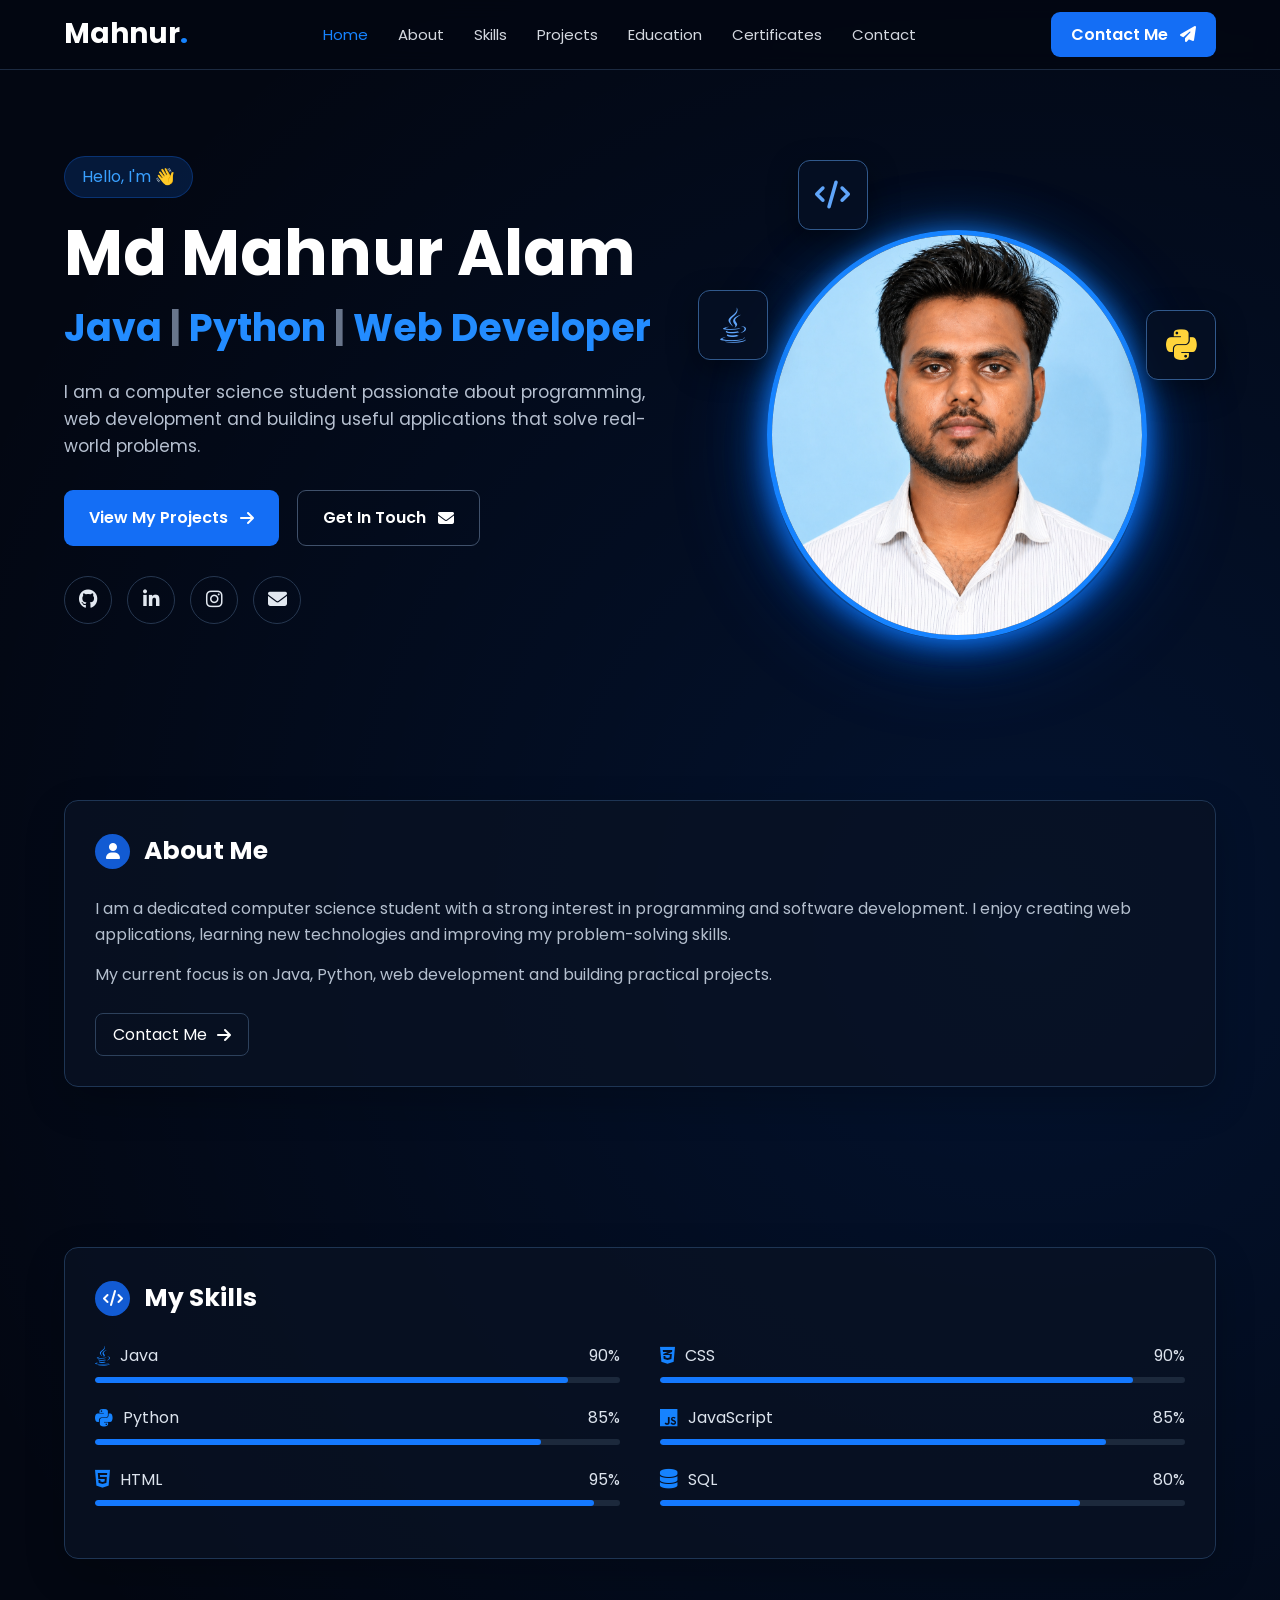
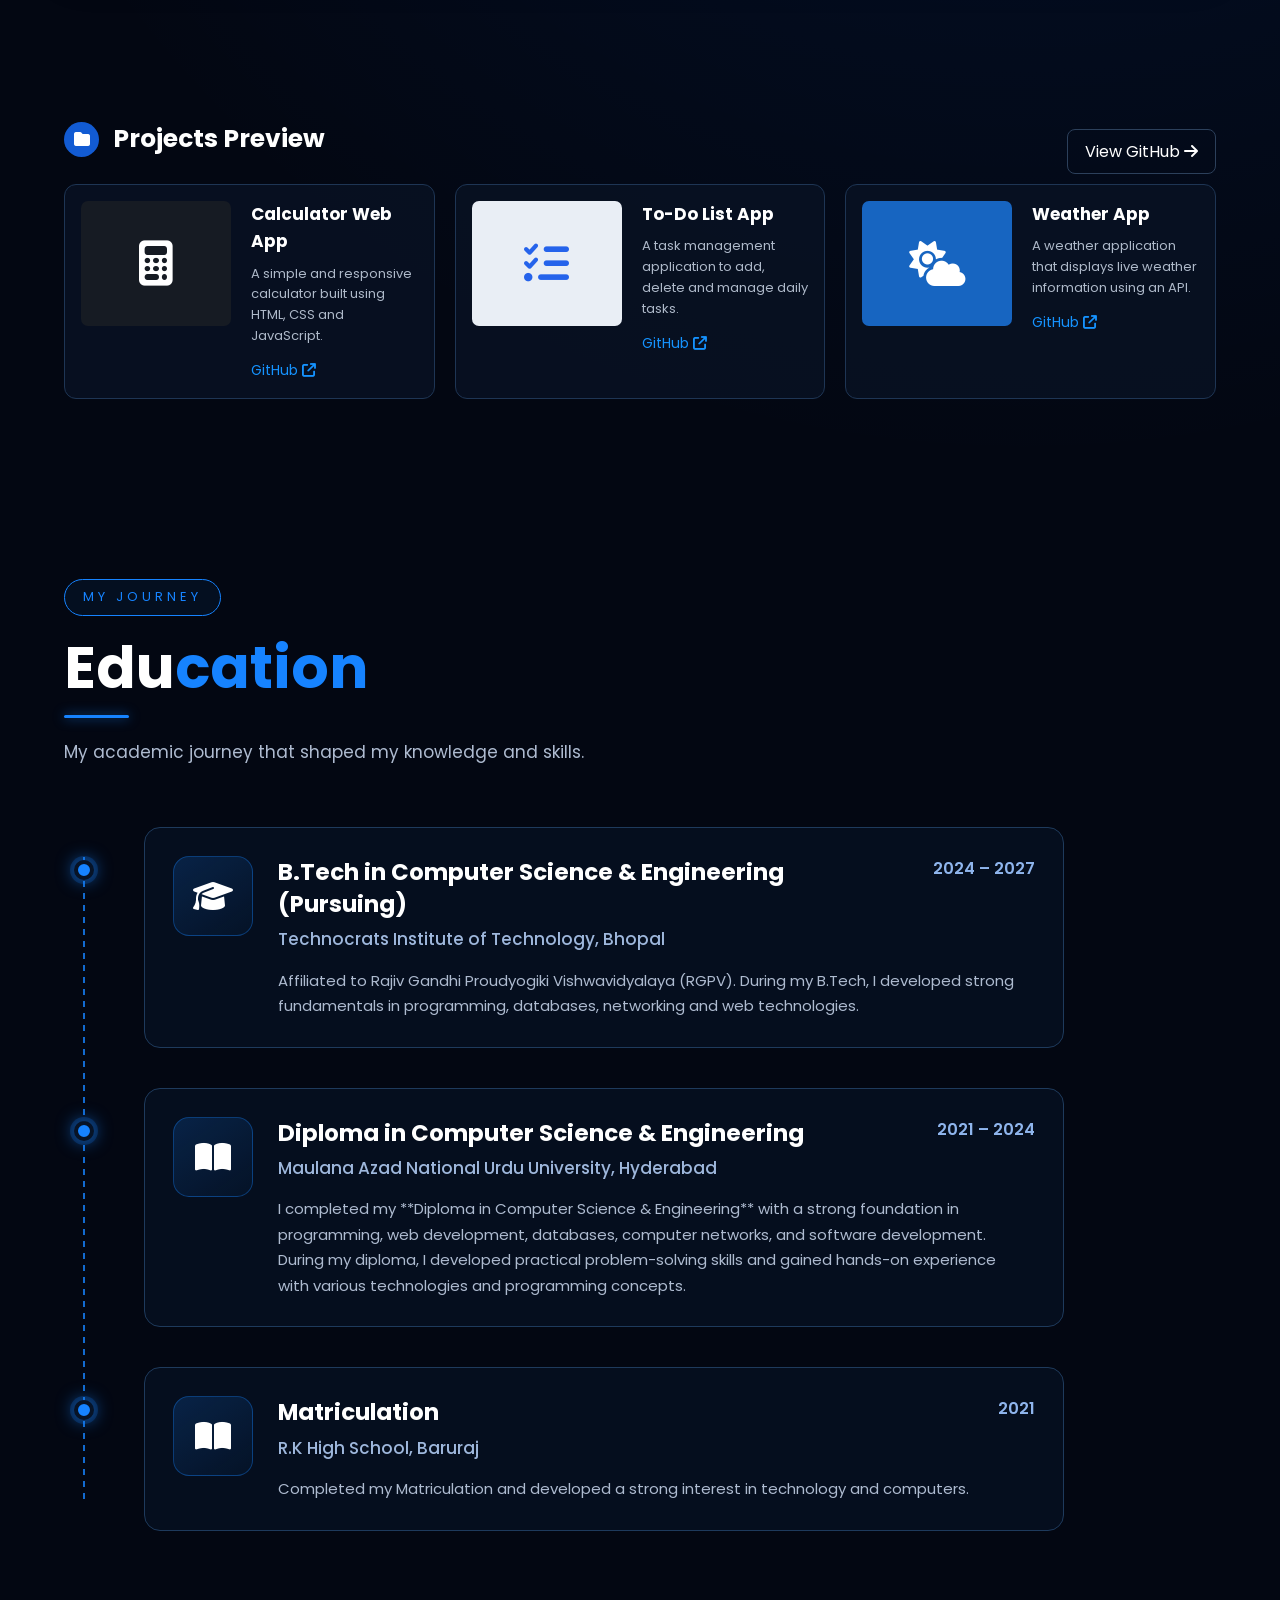
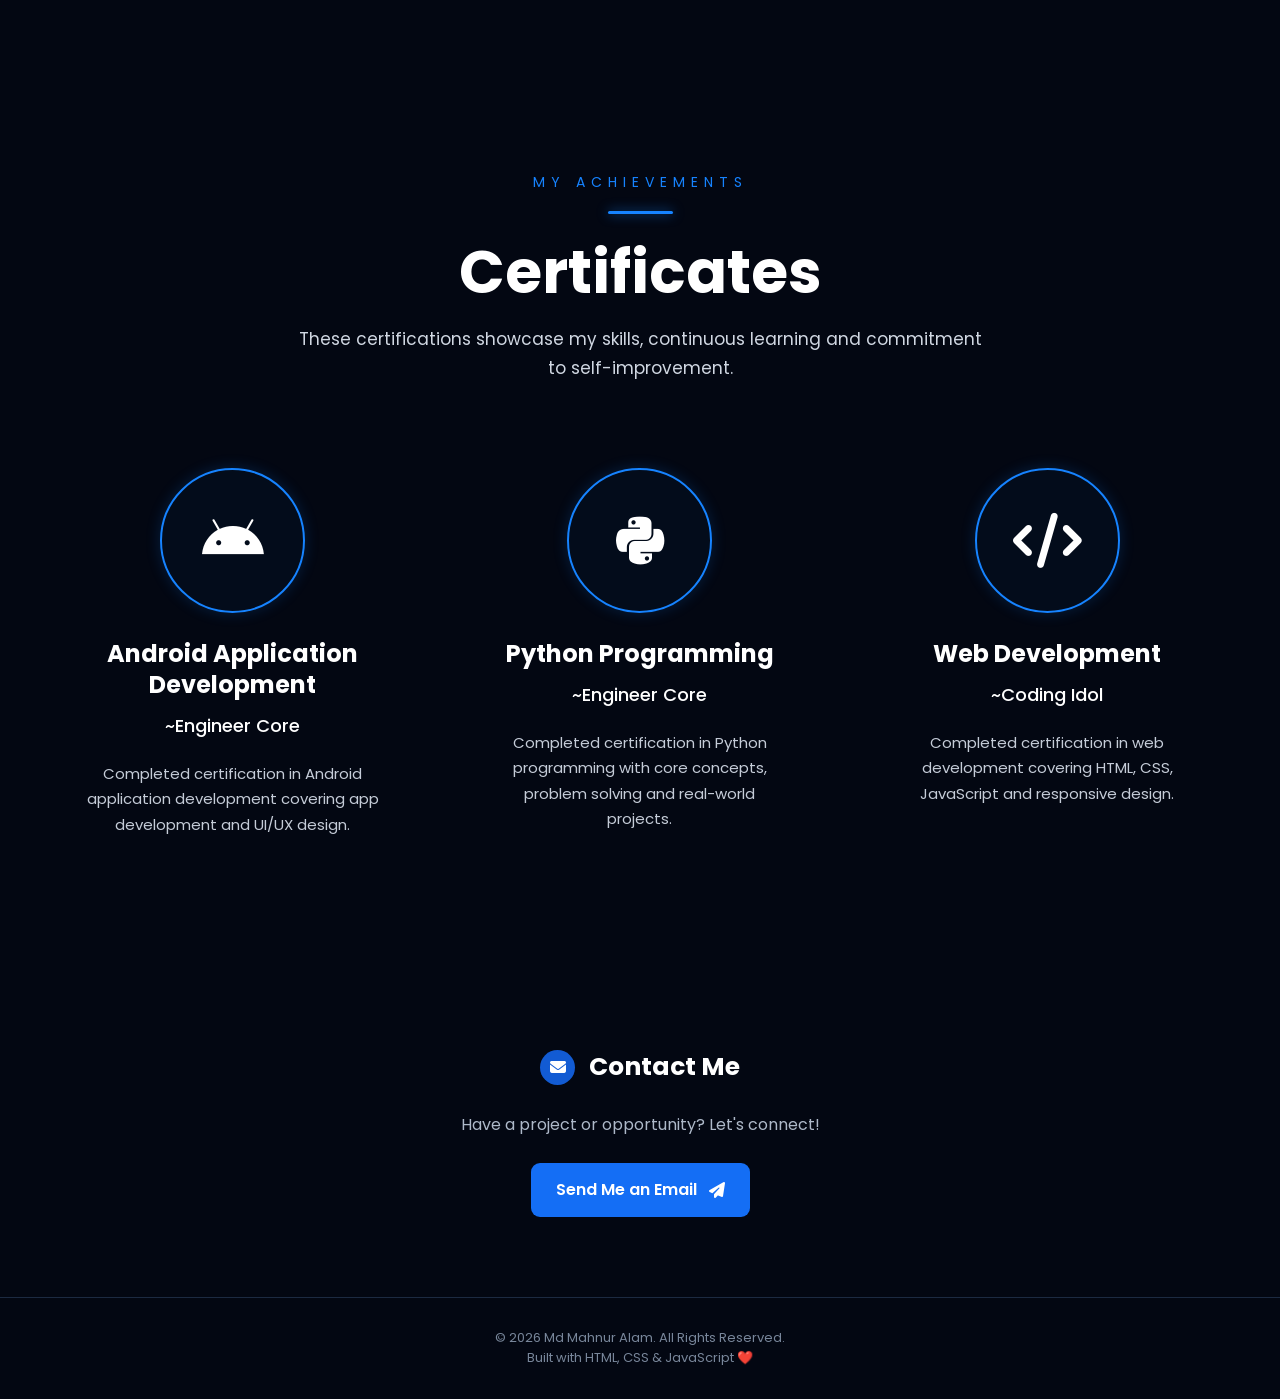
<file: portfolio/index.html>
<!DOCTYPE html>
<html lang="en">

<head>
    <meta charset="UTF-8">
    <meta name="viewport" content="width=device-width, initial-scale=1.0">

    <title>Md Mahnur Alam | Portfolio</title>
    <meta name="description" content="Portfolio of Md Mahnur Alam, a computer science student and Java, Python, and web developer.">

    <!-- Google Font -->
    <link rel="preconnect" href="https://fonts.googleapis.com">
    <link rel="preconnect" href="https://fonts.gstatic.com" crossorigin>
    <link href="https://fonts.googleapis.com/css2?family=Poppins:wght@300;400;500;600;700;800&display=swap"
        rel="stylesheet">

    <!-- Font Awesome Icons -->
    <link rel="stylesheet"
        href="https://cdnjs.cloudflare.com/ajax/libs/font-awesome/6.5.2/css/all.min.css">

    <!-- CSS -->
    <link rel="stylesheet" href="style.css">
</head>

<body>

    <!-- ================= NAVBAR ================= -->

    <header class="navbar">

        <a href="#home" class="logo">
            Mahnur<span>.</span>
        </a>

        <nav>
            <a href="#home" class="active">Home</a>
            <a href="#about">About</a>
            <a href="#skills">Skills</a>
            <a href="#projects">Projects</a>
            <a href="#education">Education</a>
            <a href="#certificates">Certificates</a>
            <a href="#contact">Contact</a>
        </nav>

        <a href="#contact" class="nav-btn">
            Contact Me
            <i class="fa-solid fa-paper-plane"></i>
        </a>

        <button class="menu-btn">
            <i class="fa-solid fa-bars"></i>
        </button>

    </header>


    <!-- ================= HOME ================= -->

    <section id="home" class="hero">

        <div class="hero-text">

            <div class="hello">
                Hello, I'm 👋
            </div>

            <h1>
                Md Mahnur Alam
            </h1>

            <h2>
                Java <span>|</span> Python <span>|</span> Web Developer
            </h2>

            <p>
                I am a computer science student passionate about
                programming, web development and building useful
                applications that solve real-world problems.
            </p>

            <div class="hero-buttons">

                <a href="#projects" class="primary-btn">
                    View My Projects
                    <i class="fa-solid fa-arrow-right"></i>
                </a>

                <a href="https://mail.google.com/mail/?view=cm&fs=1&to=mahnooralam007@gmail.com" class="secondary-btn">
                    Get In Touch
                    <i class="fa-solid fa-envelope"></i>
                </a>

            </div>


            <!-- Social Media -->

            <div class="social-icons">

                <a href="https://github.com/mahnuralam007" title="GitHub">
                    <i class="fa-brands fa-github"></i>
                </a>

                <a href="https://www.linkedin.com/in/md-mahnur-alam-bbb859289/" title="LinkedIn">
                    <i class="fa-brands fa-linkedin-in"></i>
                </a>

                <a href="https://www.instagram.com/__md_mahnoor_?igsi=ZjZoYW9jem9waG0=" title="Instagram">
                    <i class="fa-brands fa-instagram"></i>
                </a>

                <a href="https://mail.google.com/mail/?view=cm&fs=1&to=mahnooralam007@gmail.com" title="Email">
                    <i class="fa-solid fa-envelope"></i>
                </a>

            </div>

        </div>


        <!-- Profile Image -->

        <div class="hero-image">

            <div class="glow-circle"></div>

            <img src="My_pic_mn.png" alt="Md Mahnur Alam">

            <div class="floating-icon java">
                <i class="fa-brands fa-java"></i>
            </div>

            <div class="floating-icon python">
                <i class="fa-brands fa-python"></i>
            </div>

            <div class="floating-icon code">
                <i class="fa-solid fa-code"></i>
            </div>

        </div>

    </section>


    <!-- ================= ABOUT + SKILLS ================= -->

    <section class="about">

        <!-- About -->

        <div class="about-card" id="about">

            <div class="section-title">
                <i class="fa-solid fa-user"></i>
                <h2>About Me</h2>
            </div>

            <p>
                I am a dedicated computer science student with a strong
                interest in programming and software development.
                I enjoy creating web applications, learning new
                technologies and improving my problem-solving skills.
            </p>

            <p>
                My current focus is on Java, Python, web development
                and building practical projects.
            </p>

            <a href="#contact" class="small-btn">
                Contact Me
                <i class="fa-solid fa-arrow-right"></i>
            </a>

        </div>

    </section>

        <!-- Skills -->

        <section class="skills">

        <div class="skills-card" id="skills">

            <div class="section-title">
                <i class="fa-solid fa-code"></i>
                <h2>My Skills</h2>
            </div>


            <div class="skills-container">

                <!-- Left -->

                <div class="skill-column">

                    <div class="skill">
                        <div class="skill-info">
                            <span>
                                <i class="fa-brands fa-java"></i>
                                Java
                            </span>
                            <span>90%</span>
                        </div>

                        <div class="progress">
                            <div style="width: 90%"></div>
                        </div>
                    </div>


                    <div class="skill">
                        <div class="skill-info">
                            <span>
                                <i class="fa-brands fa-python"></i>
                                Python
                            </span>
                            <span>85%</span>
                        </div>

                        <div class="progress">
                            <div style="width: 85%"></div>
                        </div>
                    </div>


                    <div class="skill">
                        <div class="skill-info">
                            <span>
                                <i class="fa-brands fa-html5"></i>
                                HTML
                            </span>
                            <span>95%</span>
                        </div>

                        <div class="progress">
                            <div style="width: 95%"></div>
                        </div>
                    </div>

                </div>


                <!-- Right -->

                <div class="skill-column">

                    <div class="skill">
                        <div class="skill-info">
                            <span>
                                <i class="fa-brands fa-css3-alt"></i>
                                CSS
                            </span>
                            <span>90%</span>
                        </div>

                        <div class="progress">
                            <div style="width: 90%"></div>
                        </div>
                    </div>


                    <div class="skill">
                        <div class="skill-info">
                            <span>
                                <i class="fa-brands fa-js"></i>
                                JavaScript
                            </span>
                            <span>85%</span>
                        </div>

                        <div class="progress">
                            <div style="width: 85%"></div>
                        </div>
                    </div>


                    <div class="skill">
                        <div class="skill-info">
                            <span>
                                <i class="fa-solid fa-database"></i>
                                SQL
                            </span>
                            <span>80%</span>
                        </div>

                        <div class="progress">
                            <div style="width: 80%"></div>
                        </div>
                    </div>

                </div>

            </div>

        </div>

    </section>


    <!-- ================= PROJECTS ================= -->

    <section id="projects" class="projects">

        <div class="section-heading">

            <div class="section-title">
                <i class="fa-solid fa-folder"></i>
                <h2>Projects Preview</h2>
            </div>

            <a href="https://github.com/mahnuralam007" target="_blank" rel="noopener noreferrer" class="view-all">
                View GitHub
                <i class="fa-solid fa-arrow-right"></i>
            </a>

        </div>


        <div class="project-container">


            <!-- Project 1 -->

            <div class="project-card">

                <div class="project-image calculator">
                    <i class="fa-solid fa-calculator"></i>
                </div>

                <div class="project-content">

                    <h3>Calculator Web App</h3>

                    <p>
                        A simple and responsive calculator
                        built using HTML, CSS and JavaScript.
                    </p>

                    <a href="https://github.com/mahnuralam007" target="_blank" rel="noopener noreferrer">
                        GitHub
                        <i class="fa-solid fa-arrow-up-right-from-square"></i>
                    </a>

                </div>

            </div>


            <!-- Project 2 -->

            <div class="project-card">

                <div class="project-image todo">
                    <i class="fa-solid fa-list-check"></i>
                </div>

                <div class="project-content">

                    <h3>To-Do List App</h3>

                    <p>
                        A task management application to
                        add, delete and manage daily tasks.
                    </p>

                    <a href="https://github.com/mahnuralam007" target="_blank" rel="noopener noreferrer">
                        GitHub
                        <i class="fa-solid fa-arrow-up-right-from-square"></i>
                    </a>

                </div>

            </div>


            <!-- Project 3 -->

            <div class="project-card">

                <div class="project-image weather">
                    <i class="fa-solid fa-cloud-sun"></i>
                </div>

                <div class="project-content">

                    <h3>Weather App</h3>

                    <p>
                        A weather application that displays
                        live weather information using an API.
                    </p>

                    <a href="https://github.com/mahnuralam007" target="_blank" rel="noopener noreferrer">
                        GitHub
                        <i class="fa-solid fa-arrow-up-right-from-square"></i>
                    </a>

                </div>

            </div>

        </div>

    </section>


<!-- ================= EDUCATION ================= -->

<section id="education" class="education-section">

    <div class="education-header">

        <span class="journey-label">MY JOURNEY</span>

        <h2>
            <span>Edu</span>cation
        </h2>

        <div class="education-line"></div>

        <p>
            My academic journey that shaped my knowledge and skills.
        </p>

    </div>


    <div class="education-timeline">


        <!-- Diploma -->

        <div class="education-item">

            <div class="timeline-dot"></div>

            <div class="education-icon">
                <i class="fa-solid fa-graduation-cap"></i>
            </div>

            <div class="education-content">

                <div class="education-top">

                    <div>
                        <h3>
                            B.Tech in Computer Science & Engineering (Pursuing)
                        </h3>

                        <h4>
                            Technocrats Institute of Technology, Bhopal
                        </h4>
                    </div>

                    <span class="education-date">
                        2024 – 2027
                    </span>

                </div>

                <p>
                    Affiliated to Rajiv Gandhi Proudyogiki Vishwavidyalaya
                    (RGPV). During my B.Tech, I developed strong
                    fundamentals in programming, databases, networking
                    and web technologies.
                </p>

            </div>

        </div>


        <!-- 12th -->

        <div class="education-item">

            <div class="timeline-dot"></div>

            <div class="education-icon">
                <i class="fa-solid fa-book-open"></i>
            </div>

            <div class="education-content">

                <div class="education-top">

                    <div>
                        <h3>
                            Diploma in Computer Science & Engineering
                        </h3>

                        <h4>
                            Maulana Azad National Urdu University, Hyderabad
                        </h4>
                    </div>

                    <span class="education-date">
                        2021 – 2024
                    </span>

                </div>

                <p>
                    I completed my **Diploma in Computer Science & Engineering** 
                    with a strong foundation in programming, web development, databases, 
                    computer networks, and software development. During my diploma, 
                    I developed practical problem-solving skills and gained hands-on 
                    experience with various technologies and programming concepts.
                </p>

            </div>

        </div>


        <!-- 10th -->

        <div class="education-item">

            <div class="timeline-dot"></div>

            <div class="education-icon">
                <i class="fa-solid fa-book-open"></i>
            </div>

            <div class="education-content">

                <div class="education-top">

                    <div>
                        <h3>
                            Matriculation
                        </h3>

                        <h4>
                            R.K High School, Baruraj
                        </h4>
                    </div>

                    <span class="education-date">
                        2021
                    </span>

                </div>

                <p>
                    Completed my Matriculation and developed
                    a strong interest in technology and computers.
                </p>

            </div>

        </div>

    </div>

</section>


    <!-- ================= CERTIFICATES ================= -->

<section id="certificates" class="certificates-section">

    <div class="certificates-header">

        <span class="certificate-label">
            MY ACHIEVEMENTS
        </span>

        <div class="certificate-line"></div>

        <h2>Certificates</h2>

        <p>
            These certifications showcase my skills, continuous learning
            and commitment to self-improvement.
        </p>

    </div>


    <div class="certificates-grid">

        <!-- ================= ANDROID ================= -->

        <div class="certificate-card">

            <div class="certificate-icon">
                <i class="fa-brands fa-android"></i>
            </div>

            <h3>
                Android Application
                <br>
                Development
            </h3>

            <h4>~Engineer Core</h4>

            <p>
                Completed certification in Android application
                development covering app development and UI/UX design.
            </p>

        </div>


        <!-- ================= PYTHON ================= -->

        <div class="certificate-card">

            <div class="certificate-icon">
                <i class="fa-brands fa-python"></i>
            </div>

            <h3>
                Python Programming
            </h3>

            <h4>~Engineer Core</h4>

            <p>
                Completed certification in Python programming with
                core concepts, problem solving and real-world projects.
            </p>

        </div>


        <!-- ================= WEB DEVELOPMENT ================= -->

        <div class="certificate-card">

            <div class="certificate-icon">
                <i class="fa-solid fa-code"></i>
            </div>

            <h3>
                Web Development
            </h3>

            <h4>~Coding Idol</h4>

            <p>
                Completed certification in web development covering
                HTML, CSS, JavaScript and responsive design.
            </p>

        </div>

    </div>

</section>


    <!-- ================= CONTACT ================= -->

    <section id="contact" class="contact">

        <div class="section-title">
            <i class="fa-solid fa-envelope"></i>
            <h2>Contact Me</h2>
        </div>

        <p>
            Have a project or opportunity? Let's connect!
        </p>

        <a href="https://mail.google.com/mail/?view=cm&fs=1&to=mahnooralam007@gmail.com" class="primary-btn">
            Send Me an Email
            <i class="fa-solid fa-paper-plane"></i>
        </a>

    </section>


    <!-- ================= FOOTER ================= -->

    <footer>

        <p>
            © 2026 Md Mahnur Alam. All Rights Reserved.
        </p>

        <p>
            Built with HTML, CSS & JavaScript ❤️
        </p>

    </footer>


    <!-- JavaScript -->
    <script src="script.js"></script>

</body>

</html>
</file>
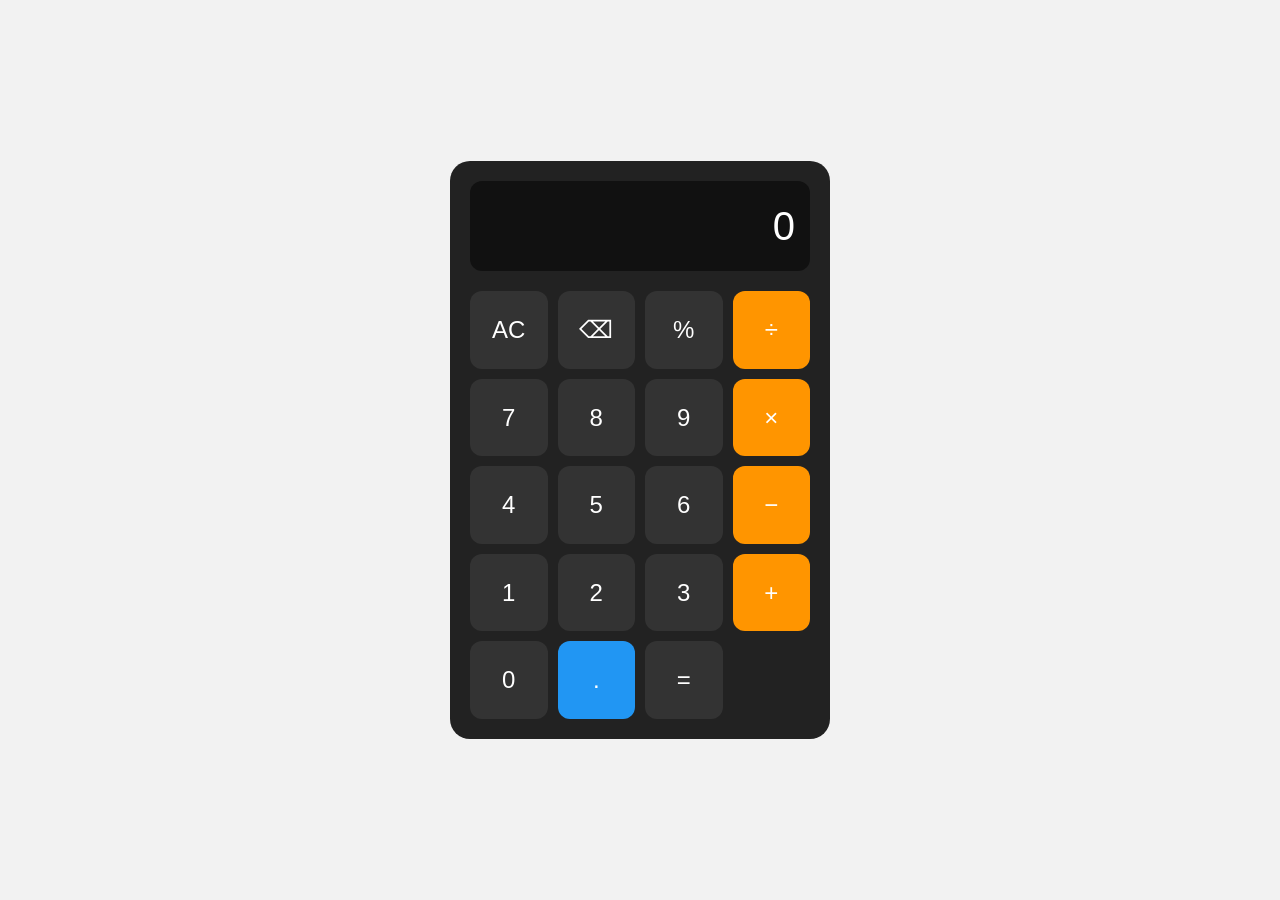
<file: Calculator Web App/calc.html>
<!DOCTYPE html>
<html lang="en">
<head>
    <meta charset="UTF-8">
    <meta name="viewport" content="width=device-width, initial-scale=1.0">

    <title>Calculator</title>

    <link rel="stylesheet" href="calc_style.css">
</head>

<body>

    <div class="calculator">

        <div class="display">
            0
        </div>

        <div class="buttons">

            <button>AC</button>
            <button>⌫</button>
            <button>%</button>
            <button>÷</button>

            <button>7</button>
            <button>8</button>
            <button>9</button>
            <button>×</button>

            <button>4</button>
            <button>5</button>
            <button>6</button>
            <button>−</button>

            <button>1</button>
            <button>2</button>
            <button>3</button>
            <button>+</button>

            <button>0</button>
            <button>.</button>
            <button>=</button>

        </div>

    </div>

    <script src="cal_script.js"></script>

</body>
</html>
</file>
<file: portfolio/style.css>
/* =========================
   RESET
========================= */

* {
    margin: 0;
    padding: 0;
    box-sizing: border-box;
}


html {
    scroll-behavior: smooth;
}


body {
    font-family: "Poppins", sans-serif;

    background:
        radial-gradient(circle at 80% 20%, rgba(0, 102, 255, 0.12), transparent 30%),
        #030712;

    color: #ffffff;

    line-height: 1.6;
}


/* =========================
   GENERAL
========================= */

section {
    padding: 80px 5%;
}


a {
    text-decoration: none;
    color: inherit;
}


button {
    font-family: inherit;
}


/* =========================
   NAVBAR
========================= */

.navbar {
    height: 70px;

    display: flex;
    align-items: center;
    justify-content: space-between;

    padding: 0 5%;

    background: rgba(3, 7, 18, 0.9);

    border-bottom: 1px solid #1c2a41;

    position: sticky;
    top: 0;

    z-index: 1000;

    backdrop-filter: blur(10px);
}


.logo {
    font-size: 28px;
    font-weight: 700;
}


.logo span {
    color: #1683ff;
}


.navbar nav {
    display: flex;
    gap: 30px;
}


.navbar nav a {
    color: #d4d8e0;

    font-size: 15px;

    transition: 0.3s;
}


.navbar nav a:hover,
.navbar nav a.active {
    color: #1683ff;
}


.nav-btn {
    background: #146ef5;

    padding: 10px 20px;

    border-radius: 9px;

    font-weight: 600;

    transition: 0.3s;
}


.nav-btn:hover {
    transform: translateY(-2px);

    box-shadow: 0 10px 30px rgba(20, 110, 245, 0.3);
}


.nav-btn i {
    margin-left: 8px;
}


.menu-btn {
    display: none;

    background: none;

    border: none;

    color: white;

    font-size: 24px;

    cursor: pointer;
}


/* =========================
   HERO
========================= */

.hero {
    min-height: 600px;

    display: flex;
    align-items: center;
    justify-content: space-between;

    max-width: 1400px;

    margin: auto;

    padding-top: 70px;
}


.hero-text {
    width: 52%;
}


.hello {
    display: inline-block;

    background: rgba(20, 110, 245, 0.18);

    color: #39a0ff;

    padding: 7px 17px;

    border-radius: 30px;

    margin-bottom: 20px;

    border: 1px solid rgba(20, 110, 245, 0.3);
}


.hero h1 {
    font-size: clamp(45px, 5vw, 68px);

    line-height: 1.1;

    margin-bottom: 10px;
}


.hero h2 {
    color: #238cff;

    font-size: clamp(25px, 3vw, 38px);

    margin-bottom: 20px;
}


.hero h2 span {
    color: #68758b;
}


.hero-text > p {
    max-width: 650px;

    color: #b6c0d0;

    font-size: 17px;

    margin-bottom: 30px;
}


/* =========================
   BUTTONS
========================= */

.hero-buttons {
    display: flex;

    gap: 18px;

    flex-wrap: wrap;
}


.primary-btn,
.secondary-btn {
    display: inline-flex;

    align-items: center;

    gap: 12px;

    padding: 14px 25px;

    border-radius: 9px;

    font-weight: 600;

    transition: 0.3s;
}


.primary-btn {
    background: #146ef5;

    color: white;
}


.primary-btn:hover {
    transform: translateY(-3px);

    box-shadow: 0 12px 30px rgba(20, 110, 245, 0.3);
}


.secondary-btn {
    border: 1px solid #40516b;

    color: white;
}


.secondary-btn:hover {
    border-color: #1683ff;

    color: #1683ff;
}


/* =========================
   SOCIAL ICONS
========================= */

.social-icons {
    display: flex;

    gap: 15px;

    margin-top: 30px;
}


.social-icons a {
    width: 48px;
    height: 48px;

    display: flex;

    align-items: center;
    justify-content: center;

    border-radius: 50%;

    border: 1px solid #263750;

    color: #e2e8f0;

    font-size: 19px;

    transition: 0.3s;
}


.social-icons a:hover {
    background: #146ef5;

    border-color: #146ef5;

    transform: translateY(-4px);
}


/* =========================
   HERO IMAGE
========================= */

.hero-image {
    width: 45%;

    height: 500px;

    position: relative;

    display: flex;

    justify-content: center;

    align-items: flex-end;
}


.glow-circle {
    position: absolute;

    width: 370px;
    height: 370px;

    border-radius: 50%;

    background: radial-gradient(
        circle,
        #1267ee 0%,
        #063eac 45%,
        #031431 75%
    );

    box-shadow:
        0 0 40px rgba(0, 102, 255, 0.7),
        0 0 100px rgba(0, 102, 255, 0.3);
}


.hero-image img {
    position: relative;
    top -100px;
    z-index: 2;

    width: 380px;
    height: 410px;

    object-fit: cover;

    object-position: center;

    border-radius: 50%;

    border: 5px solid #1683ff;

    box-shadow:
        0 0 25px rgba(22, 131, 255, 0.7),
        0 0 60px rgba(22, 131, 255, 0.3);
}


/* Floating Icons */

.floating-icon {
    position: absolute;

    width: 70px;
    height: 70px;

    display: flex;

    align-items: center;
    justify-content: center;

    border-radius: 12px;

    background: rgba(5, 15, 35, 0.9);

    border: 1px solid #31598c;

    color: #60a5fa;

    font-size: 35px;

    z-index: 5;

    box-shadow: 0 10px 30px rgba(0, 0, 0, 0.4);

    animation: float 3s ease-in-out infinite;
}


.java {
    left: 0;
    top: 150px;
}


.python {
    right: 0;
    top: 170px;

    color: #ffd43b;
}


.code {
    left: 100px;
    top: 20px;

    font-size: 28px;
}


@keyframes float {

    0%,
    100% {
        transform: translateY(0);
    }

    50% {
        transform: translateY(-10px);
    }
}


/* =========================
   ABOUT + SKILLS
========================= */

.about-skills {
    max-width: 1400px;

    margin: auto;

    display: grid;

    grid-template-columns: 1fr 1.8fr;

    gap: 20px;

    padding-top: 20px;
}


.about-card,
.skills-card {
    background: rgba(8, 18, 35, 0.75);

    border: 1px solid #1e3554;

    border-radius: 14px;

    padding: 30px;

    box-shadow: 0 15px 40px rgba(0, 0, 0, 0.2);
}
    /* Fix About & Skills navigation */
#about,
#skills {
    scroll-margin-top: 100px;
}

.section-title {
    display: flex;

    align-items: center;

    gap: 14px;

    margin-bottom: 25px;
}


.section-title i {
    width: 35px;
    height: 35px;

    display: flex;

    justify-content: center;
    align-items: center;

    border-radius: 50%;

    background: #125bd3;

    color: white;
}


.section-title h2 {
    font-size: 25px;
}


.about-card p {
    color: #b4bfce;

    margin-bottom: 15px;
}


.small-btn {
    display: inline-flex;

    gap: 10px;

    align-items: center;

    border: 1px solid #2d415c;

    padding: 8px 17px;

    border-radius: 8px;

    margin-top: 10px;

    transition: 0.3s;
}


.small-btn:hover {
    color: #1683ff;

    border-color: #1683ff;
}


/* =========================
   SKILLS
========================= */

.skills-container {
    display: grid;

    grid-template-columns: 1fr 1fr;

    gap: 40px;
}


.skill {
    margin-bottom: 22px;
}


.skill-info {
    display: flex;

    justify-content: space-between;

    margin-bottom: 8px;

    color: #dce3ed;
}


.skill-info span:first-child {
    display: flex;

    align-items: center;

    gap: 10px;
}


.skill-info i {
    color: #1683ff;

    font-size: 20px;
}


.progress {
    height: 6px;

    background: #1c293c;

    border-radius: 10px;

    overflow: hidden;
}


.progress div {
    height: 100%;

    background: #1479ff;

    border-radius: 10px;
}


/* =========================
   PROJECTS
========================= */

.projects {
    max-width: 1400px;

    margin: auto;
}


.section-heading {
    display: flex;

    justify-content: space-between;

    align-items: center;
}


.view-all {
    border: 1px solid #2c405b;

    padding: 9px 17px;

    border-radius: 8px;

    transition: 0.3s;
}


.view-all:hover {
    color: #1683ff;

    border-color: #1683ff;
}


.project-container {
    display: grid;

    grid-template-columns: repeat(3, 1fr);

    gap: 20px;
}


.project-card {
    display: flex;

    gap: 20px;

    padding: 16px;

    background: rgba(8, 18, 35, 0.8);

    border: 1px solid #1e3554;

    border-radius: 12px;

    transition: 0.3s;
}


.project-card:hover {
    transform: translateY(-6px);

    border-color: #1678f5;

    box-shadow: 0 15px 35px rgba(0, 102, 255, 0.15);
}


.project-image {
    min-width: 150px;

    height: 125px;

    display: flex;

    justify-content: center;
    align-items: center;

    border-radius: 7px;

    font-size: 45px;
}


.calculator {
    background: #161b23;
}


.todo {
    background: #e9eef5;

    color: #2563eb;
}


.weather {
    background: #1765c1;
}


.project-content h3 {
    margin-bottom: 8px;

    font-size: 17px;
}


.project-content p {
    color: #aeb9c9;

    font-size: 13px;

    margin-bottom: 10px;
}


.project-content a {
    color: #1593ff;

    font-size: 14px;
}


/* =========================
   EDUCATION / CERTIFICATES
========================= */

/* =========================================
   EDUCATION SECTION
========================================= */

.education-section {
    width: 100%;
    max-width: 1400px;
    margin: 0 auto;
    padding: 100px 5%;
}


/* =========================
   EDUCATION HEADER
========================= */

.education-header {
    text-align: left;
    max-width: 650px;
    margin-bottom: 60px;
}

.journey-label {
    display: inline-block;

    padding: 7px 18px;

    border: 1px solid #1683ff;
    border-radius: 30px;

    color: #1683ff;

    font-size: 13px;
    letter-spacing: 4px;

    margin-bottom: 20px;

    background: rgba(22, 131, 255, 0.06);
}

.education-header h2 {
    font-size: clamp(40px, 5vw, 58px);

    line-height: 1.1;

    margin-bottom: 15px;

    color: #1683ff;
}

.education-header h2 span {
    color: white;
}

.education-line {
    width: 65px;
    height: 3px;

    background: #1683ff;

    border-radius: 5px;

    margin-bottom: 20px;

    box-shadow: 0 0 12px rgba(22, 131, 255, 0.7);
}

.education-header p {
    color: #aebbd0;

    font-size: 17px;

    line-height: 1.7;
}


/* =========================
   TIMELINE
========================= */

.education-timeline {
    position: relative;

    width: 100%;
    max-width: 1000px;

    padding-left: 80px;
}


/* Vertical Timeline */

.education-timeline::before {
    content: "";

    position: absolute;

    left: 19px;

    top: 30px;
    bottom: 30px;

    width: 2px;

    background: repeating-linear-gradient(
        to bottom,
        #1683ff 0px,
        #1683ff 6px,
        transparent 6px,
        transparent 12px
    );

    opacity: 0.8;
}


/* =========================
   EDUCATION CARD
========================= */

.education-item {
    position: relative;

    display: flex;

    align-items: flex-start;

    gap: 25px;

    width: 100%;

    margin-bottom: 40px;

    padding: 28px;

    border: 1px solid #1e3a5c;

    border-radius: 16px;

    background: rgba(7, 19, 38, 0.65);

    transition: all 0.4s ease;
}

.education-item:hover {
    transform: translateX(8px);

    border-color: #1683ff;

    background: rgba(10, 28, 55, 0.85);

    box-shadow:
        0 15px 40px rgba(22, 131, 255, 0.12),
        0 0 25px rgba(22, 131, 255, 0.06);
}


/* =========================
   TIMELINE DOT
========================= */

.timeline-dot {
    position: absolute;

    left: -71px;

    top: 32px;

    width: 20px;
    height: 20px;

    border-radius: 50%;

    background: #1683ff;

    border: 4px solid #071326;

    box-shadow:
        0 0 0 4px rgba(22, 131, 255, 0.2),
        0 0 18px rgba(22, 131, 255, 0.8);

    z-index: 2;
}


/* =========================
   EDUCATION ICON
========================= */

.education-icon {
    flex-shrink: 0;

    width: 80px;
    height: 80px;

    display: flex;

    align-items: center;
    justify-content: center;

    border-radius: 16px;

    background: linear-gradient(
        145deg,
        rgba(22, 131, 255, 0.18),
        rgba(22, 131, 255, 0.04)
    );

    border: 1px solid rgba(22, 131, 255, 0.35);

    color: white;

    font-size: 32px;
}


/* =========================
   CONTENT
========================= */

.education-content {
    flex: 1;
    min-width: 0;
}

.education-top {
    display: flex;

    justify-content: space-between;

    align-items: flex-start;

    gap: 25px;

    margin-bottom: 15px;
}

.education-content h3 {
    color: white;

    font-size: 23px;

    line-height: 1.4;

    margin-bottom: 7px;
}

.education-content h4 {
    color: #9eb7dc;

    font-size: 17px;

    font-weight: 500;

    line-height: 1.5;
}

.education-date {
    color: #8fb5ed;

    font-size: 16px;

    font-weight: 600;

    white-space: nowrap;
}

.education-content p {
    color: #aebbd0;

    font-size: 15px;

    line-height: 1.7;

    max-width: 750px;
}


/* ==================================================
   TABLET — 900px
================================================== */

@media (max-width: 900px) {

    .education-section {
        padding: 80px 5%;
    }

    .education-header {
        margin-bottom: 45px;
    }

    .education-timeline {
        max-width: 100%;
    }

    .education-item {
        padding: 24px;
    }

    .education-content h3 {
        font-size: 21px;
    }

    .education-content h4 {
        font-size: 16px;
    }

}


/* ==================================================
   TABLET / SMALL LAPTOP — 700px
================================================== */

@media (max-width: 700px) {

    .education-section {
        padding: 70px 5%;
    }

    .education-timeline {
        padding-left: 60px;
    }


    /* Move timeline */

    .education-timeline::before {
        left: 14px;
    }


    /* Move dot */

    .timeline-dot {
        left: -56px;

        width: 18px;
        height: 18px;
    }


    .education-item {
        gap: 18px;

        padding: 22px;

        margin-bottom: 30px;
    }


    .education-icon {
        width: 65px;
        height: 65px;

        font-size: 26px;
    }


    .education-top {
        gap: 15px;
    }


    .education-content h3 {
        font-size: 19px;
    }


    .education-content h4 {
        font-size: 15px;
    }


    .education-content p {
        font-size: 14px;
    }

}


/* ==================================================
   MOBILE — 550px
================================================== */

@media (max-width: 550px) {

    .education-section {
        padding: 60px 5%;
    }


    .education-header {
        margin-bottom: 40px;
    }


    .journey-label {
        font-size: 11px;

        letter-spacing: 3px;

        padding: 6px 14px;
    }


    .education-header h2 {
        font-size: 40px;
    }


    .education-header p {
        font-size: 15px;
    }


    .education-timeline {
        padding-left: 45px;
    }


    .education-timeline::before {
        left: 10px;

        top: 20px;
        bottom: 20px;
    }


    .timeline-dot {
        left: -44px;

        top: 25px;

        width: 16px;
        height: 16px;

        border-width: 3px;
    }


    .education-item {
        display: block;

        padding: 20px;

        border-radius: 14px;
    }


    .education-icon {
        width: 55px;
        height: 55px;

        margin-bottom: 18px;

        font-size: 23px;

        border-radius: 12px;
    }


    .education-top {
        display: block;

        margin-bottom: 12px;
    }


    .education-content h3 {
        font-size: 18px;

        margin-bottom: 6px;
    }


    .education-content h4 {
        font-size: 14px;

        margin-bottom: 10px;
    }


    .education-date {
        display: inline-block;

        font-size: 13px;

        padding: 4px 10px;

        border-radius: 5px;

        background: rgba(22, 131, 255, 0.1);

        border: 1px solid rgba(22, 131, 255, 0.2);
    }


    .education-content p {
        font-size: 13px;

        line-height: 1.7;
    }

}


/* ==================================================
   VERY SMALL MOBILE — 380px
================================================== */

@media (max-width: 380px) {

    .education-section {
        padding: 50px 4%;
    }


    .education-timeline {
        padding-left: 38px;
    }


    .education-timeline::before {
        left: 8px;
    }


    .timeline-dot {
        left: -37px;

        width: 14px;
        height: 14px;
    }


    .education-item {
        padding: 17px;
    }


    .education-header h2 {
        font-size: 34px;
    }


    .education-content h3 {
        font-size: 17px;
    }

}


/* =========================================
   CERTIFICATES SECTION
========================================= */

.certificates-section {
    width: 100%;
    max-width: 1400px;
    margin: 0 auto;
    padding: 100px 5%;
}


/* =========================
   HEADER
========================= */

.certificates-header {
    text-align: center;
    max-width: 750px;
    margin: 0 auto 75px;
}


.certificate-label {
    display: block;

    color: #1683ff;

    font-size: 14px;

    letter-spacing: 6px;

    margin-bottom: 18px;
}


.certificate-line {
    width: 65px;
    height: 3px;

    background: #1683ff;

    margin: 0 auto 25px;

    border-radius: 5px;

    box-shadow: 0 0 12px rgba(22, 131, 255, 0.7);
}


.certificates-header h2 {
    color: white;

    font-size: clamp(42px, 5vw, 60px);

    line-height: 1.1;

    margin-bottom: 20px;
}


.certificates-header p {
    color: #d0d7e2;

    font-size: 17px;

    line-height: 1.7;

    margin: 0 auto;

    max-width: 700px;
}


/* =========================
   CERTIFICATE GRID
========================= */

.certificates-grid {
    display: grid;

    grid-template-columns: repeat(3, 1fr);

    gap: 70px;

    width: 100%;

    max-width: 1250px;

    margin: 0 auto;
}


/* =========================
   CERTIFICATE CARD
========================= */

.certificate-card {
    text-align: center;

    padding: 10px 20px 30px;

    transition: 0.4s ease;
}


/* =========================
   ICON
========================= */

.certificate-icon {
    width: 145px;
    height: 145px;

    margin: 0 auto 25px;

    display: flex;

    align-items: center;
    justify-content: center;

    border-radius: 50%;

    border: 2px solid #1683ff;

    color: white;

    font-size: 55px;

    background: rgba(22, 131, 255, 0.04);

    box-shadow:
        0 0 15px rgba(22, 131, 255, 0.2);

    transition: all 0.4s ease;
}


/* =========================
   CARD HOVER
========================= */

.certificate-card:hover {
    transform: translateY(-8px);
}


.certificate-card:hover .certificate-icon {
    transform: scale(1.08);

    box-shadow:
        0 0 25px rgba(22, 131, 255, 0.45),
        0 0 50px rgba(22, 131, 255, 0.15);
}


/* =========================
   TITLE
========================= */

.certificate-card h3 {
    color: white;

    font-size: 24px;

    line-height: 1.3;

    margin-bottom: 12px;
}


/* =========================
   ISSUER
========================= */

.certificate-card h4 {
    color: white;

    font-size: 18px;

    font-weight: 500;

    margin-bottom: 20px;
}


/* =========================
   DESCRIPTION
========================= */

.certificate-card p {
    color: #c5ccd8;

    font-size: 15px;

    line-height: 1.7;

    max-width: 360px;

    margin: 0 auto;
}


/* =========================================
   TABLET
========================================= */

@media (max-width: 900px) {

    .certificates-section {
        padding: 80px 5%;
    }

    .certificates-grid {
        grid-template-columns: repeat(2, 1fr);

        gap: 60px 30px;
    }

    .certificate-icon {
        width: 120px;
        height: 120px;

        font-size: 45px;
    }

    .certificate-card h3 {
        font-size: 21px;
    }

}


/* =========================================
   MOBILE
========================================= */

@media (max-width: 600px) {

    .certificates-section {
        padding: 70px 5%;
    }

    .certificates-header {
        margin-bottom: 55px;
    }

    .certificate-label {
        font-size: 11px;

        letter-spacing: 4px;
    }

    .certificates-header h2 {
        font-size: 40px;
    }

    .certificates-header p {
        font-size: 15px;
    }

    .certificates-grid {
        grid-template-columns: 1fr;

        gap: 60px;
    }

    .certificate-card {
        padding: 0 10px 20px;
    }

    .certificate-icon {
        width: 110px;
        height: 110px;

        font-size: 42px;

        margin-bottom: 22px;
    }

    .certificate-card h3 {
        font-size: 21px;
    }

    .certificate-card h4 {
        font-size: 16px;
    }

    .certificate-card p {
        font-size: 14px;

        max-width: 340px;
    }

}


/* =========================================
   VERY SMALL MOBILE
========================================= */

@media (max-width: 380px) {

    .certificates-section {
        padding: 60px 4%;
    }

    .certificates-header h2 {
        font-size: 35px;
    }

    .certificate-icon {
        width: 95px;
        height: 95px;

        font-size: 36px;
    }

    .certificate-card h3 {
        font-size: 19px;
    }

}


/* =========================
   CONTACT
========================= */

.contact {
    text-align: center;

    max-width: 800px;

    margin: auto;
}


.contact .section-title {
    justify-content: center;
}


.contact p {
    color: #aeb9c9;

    margin-bottom: 25px;
}


/* =========================
   FOOTER
========================= */

footer {
    text-align: center;

    padding: 30px 5%;

    border-top: 1px solid #1c2a41;

    color: #78869a;

    font-size: 13px;
}


/* =========================
   RESPONSIVE
========================= */

@media (max-width: 1100px) {

    .navbar nav {
        gap: 15px;
    }

    .nav-btn {
        display: none;
    }

    .hero h1 {
        font-size: 50px;
    }

    .project-container {
        grid-template-columns: 1fr;
    }

}


@media (max-width: 850px) {

    .navbar nav {
        display: none;

        position: absolute;

        top: 70px;

        left: 0;

        width: 100%;

        background: #050c19;

        flex-direction: column;

        padding: 25px 5%;

        border-bottom: 1px solid #1e3554;
    }


    .navbar nav.show {
        display: flex;
    }


    .menu-btn {
        display: block;
    }


    .hero {
        flex-direction: column;

        text-align: center;

        gap: 50px;
    }


    .hero-text {
        width: 100%;
    }


    .hero-text > p {
        margin-left: auto;
        margin-right: auto;
    }


    .hero-buttons,
    .social-icons {
        justify-content: center;
    }


    .hero-image {
        width: 100%;
    }


    .about-skills {
        grid-template-columns: 1fr;
    }


    .skills-container {
        grid-template-columns: 1fr;
    }


    .certificate-container {
        grid-template-columns: 1fr;
    }

}


@media (max-width: 500px) {

    section {
        padding: 60px 5%;
    }


    .hero h1 {
        font-size: 40px;
    }


    .hero h2 {
        font-size: 23px;
    }


    .hero-image {
        height: 400px;
    }


    .glow-circle {
        width: 290px;
        height: 290px;
    }


    .hero-image img {
        width: 280px;
        height: 300px;
    }


    .floating-icon {
        width: 50px;
        height: 50px;

        font-size: 24px;
    }


    .project-card {
        flex-direction: column;
    }


    .project-image {
        width: 100%;
    }


    .section-heading {
        flex-direction: column;

        align-items: flex-start;

        gap: 10px;
    }

}
</file>
<file: Calculator Web App/calc_style.css>
* {
    margin: 0;
    padding: 0;
    box-sizing: border-box;
}

body {
    min-height: 100vh;
    display: flex;
    justify-content: center;
    align-items: center;
    padding: 20px;

    background: #f2f2f2;
    font-family: Arial, sans-serif;
}

.calculator {
    width: 100%;
    max-width: 380px;
    padding: 20px;

    background: #222;
    border-radius: 20px;
}

.display {
    width: 100%;
    min-height: 90px;
    margin-bottom: 20px;
    padding: 15px;

    background: #111;
    color: white;
    border-radius: 12px;

    display: flex;
    justify-content: flex-end;
    align-items: center;

    font-size: clamp(28px, 8vw, 40px);
    overflow: hidden;
    word-break: break-all;
}

.buttons {
    display: grid;
    grid-template-columns: repeat(4, 1fr);
    gap: 10px;
}

button {
    width: 100%;
    aspect-ratio: 1 / 1;

    border: none;
    border-radius: 12px;

    background: #333;
    color: white;

    font-size: clamp(18px, 5vw, 24px);
    cursor: pointer;

    transition: 0.15s;
}

button:hover {
    background: #444;
}

button:active {
    transform: scale(0.95);
}

/* Operators */

button:nth-child(4),
button:nth-child(8),
button:nth-child(12),
button:nth-child(16) {
    background: #ff9500;
}

button:nth-child(4):hover,
button:nth-child(8):hover,
button:nth-child(12):hover,
button:nth-child(16):hover {
    background: #ffad32;
}

/* Equal button */

button:nth-child(18) {
    background: #2196f3;
}

button:nth-child(18):hover {
    background: #42a5f5;
}

/* Small Mobile */

@media (max-width: 400px) {

    body {
        padding: 10px;
    }

    .calculator {
        padding: 15px;
        border-radius: 16px;
    }

    .display {
        min-height: 75px;
        margin-bottom: 15px;
    }

    .buttons {
        gap: 7px;
    }

    button {
        border-radius: 10px;
    }
}

/* Very Small Phones */

@media (max-width: 320px) {

    .calculator {
        padding: 10px;
    }

    .buttons {
        gap: 5px;
    }

    .display {
        min-height: 65px;
    }
}
</file>
